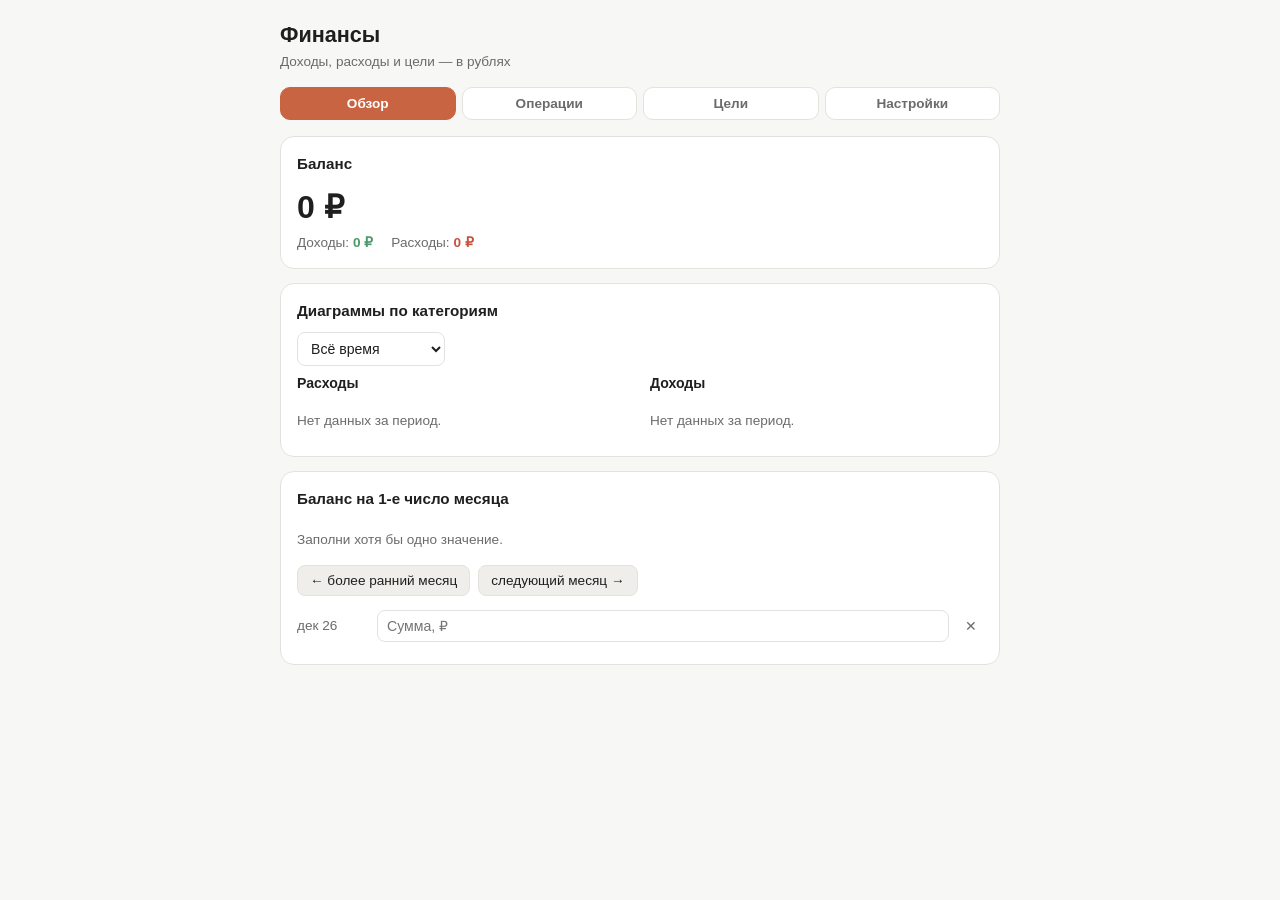
<file: index.html>
<!doctype html>
<html lang="ru">
<head>
<meta charset="UTF-8">
<meta name="viewport" content="width=device-width, initial-scale=1, viewport-fit=cover">
<title>Финансы</title>
<style>
  :root {
    --bg: #f7f7f5; --card-bg: #ffffff; --text: #1f1f1f; --text-muted: #6b6b6b;
    --border: #e3e2de; --accent: #c96442; --accent-bg: #f4e4dc; --muted-bg: #efeeea;
    --input-bg: #ffffff; --income: #4c9a6a; --expense: #c9503f;
  }
  @media (prefers-color-scheme: dark) {
    :root:not([data-theme="light"]) {
      --bg: #1a1a18; --card-bg: #242320; --text: #ece9e4; --text-muted: #9b9890;
      --border: #38362f; --accent: #d97757; --accent-bg: #3a2a22; --muted-bg: #232220;
      --input-bg: #2b2a26; --income: #6fbf8f; --expense: #e2776a;
    }
  }
  :root[data-theme="dark"] {
    --bg: #1a1a18; --card-bg: #242320; --text: #ece9e4; --text-muted: #9b9890;
    --border: #38362f; --accent: #d97757; --accent-bg: #3a2a22; --muted-bg: #232220;
    --input-bg: #2b2a26; --income: #6fbf8f; --expense: #e2776a;
  }
  * { box-sizing: border-box; }
  html, body { height: 100%; }
  body {
    margin: 0; padding: calc(20px + env(safe-area-inset-top,0px)) 14px calc(80px + env(safe-area-inset-bottom,0px));
    background: var(--bg); color: var(--text);
    font-family: -apple-system, BlinkMacSystemFont, "Segoe UI", Roboto, Helvetica, Arial, sans-serif;
    line-height: 1.4; overflow-x: hidden;
  }
  .wrap { max-width: 720px; margin: 0 auto; }
  h1 { font-size: 1.35rem; margin: 0 0 2px; }
  .sub { color: var(--text-muted); font-size: 0.85rem; margin-bottom: 16px; }
  .tabs { display: flex; gap: 6px; margin-bottom: 16px; flex-wrap: wrap; }
  .tab-btn {
    flex: 1; min-width: 80px; padding: 8px 10px; border-radius: 10px; border: 1px solid var(--border);
    background: var(--card-bg); color: var(--text-muted); font-size: 0.85rem; cursor: pointer; font-weight: 600;
  }
  .tab-btn.active { background: var(--accent); color: #fff; border-color: var(--accent); }
  .card {
    background: var(--card-bg); border: 1px solid var(--border); border-radius: 14px;
    padding: 16px; margin-bottom: 14px;
  }
  .card h2 { font-size: 0.95rem; margin: 0 0 10px; }
  .row { display: flex; gap: 8px; flex-wrap: wrap; margin-bottom: 8px; align-items: center; }
  input[type="date"], input[type="text"], input[type="number"], select {
    background: var(--input-bg); color: var(--text); border: 1px solid var(--border);
    border-radius: 8px; padding: 7px 9px; font-size: 0.88rem; font-family: inherit;
  }
  input[type="text"], input[type="number"] { flex: 1; min-width: 110px; }
  button {
    font-family: inherit; cursor: pointer; border-radius: 8px; border: 1px solid var(--border);
    background: var(--muted-bg); color: var(--text); padding: 7px 12px; font-size: 0.85rem;
  }
  .btn-primary { background: var(--accent); color: #fff; border-color: var(--accent); font-weight: 600; }
  .btn-block { width: 100%; }

  /* overview */
  .balance-big { font-size: 2rem; font-weight: 700; margin: 4px 0; }
  .balance-big.negative { color: var(--expense); }
  .balance-sub { display: flex; gap: 18px; font-size: 0.85rem; color: var(--text-muted); }
  .balance-sub .income-val { color: var(--income); font-weight: 600; }
  .balance-sub .expense-val { color: var(--expense); font-weight: 600; }
  .bar-row { margin-bottom: 10px; }
  .bar-label { display: flex; justify-content: space-between; font-size: 0.82rem; margin-bottom: 3px; }
  .bar-track { height: 8px; border-radius: 4px; background: var(--muted-bg); overflow: hidden; }
  .bar-fill { height: 100%; border-radius: 4px; }
  .empty-note { color: var(--text-muted); font-size: 0.85rem; padding: 10px 0; }

  /* transactions list */
  .day-group { margin-bottom: 12px; }
  .day-title { font-weight: 700; font-size: 0.9rem; margin-bottom: 6px; }
  .tx-item {
    display: flex; align-items: center; gap: 10px; padding: 9px 10px; border-radius: 10px;
    background: var(--card-bg); border: 1px solid var(--border); margin-bottom: 6px;
  }
  .cat-chip {
    font-size: 0.72rem; padding: 2px 8px; border-radius: 999px; color: #1f1f1f; font-weight: 600;
    white-space: nowrap; flex: 0 0 auto;
  }
  .tx-note { flex: 1; font-size: 0.9rem; color: var(--text-muted); overflow: hidden; text-overflow: ellipsis; white-space: nowrap; }
  .tx-amount { font-weight: 700; font-size: 0.9rem; white-space: nowrap; }
  .tx-amount.income { color: var(--income); }
  .tx-amount.expense { color: var(--expense); }
  .edit-btn, .del-btn { flex: 0 0 auto; background: none; border: none; color: var(--text-muted); font-size: 0.9rem; padding: 2px 6px; cursor: pointer; }
  .edit-btn:hover, .del-btn:hover { color: var(--accent); }
  .tx-item.edit-row { flex-direction: column; align-items: stretch; gap: 6px; }
  .tx-item.edit-row .row { flex-wrap: wrap; width: 100%; margin: 0; }

  /* goals */
  .goal-card { margin-bottom: 12px; }
  .goal-title { display: flex; justify-content: space-between; align-items: baseline; margin-bottom: 6px; }
  .goal-title .name { font-weight: 700; font-size: 1rem; }
  .goal-title .pct { font-size: 0.8rem; color: var(--text-muted); }
  .goal-amounts { font-size: 0.82rem; color: var(--text-muted); margin-top: 4px; }
  .goal-actions { display: flex; gap: 8px; margin-top: 10px; }
  .cat-list-row { display: flex; justify-content: space-between; align-items: center; padding: 6px 0; border-bottom: 1px solid var(--border); }
  .cat-list-row:last-child { border-bottom: none; }
  .footer-space { height: 20px; }

  .pie-cols { display: flex; gap: 20px; flex-wrap: wrap; }
  .date-range-row { align-items: flex-end; }
  .date-field { display: flex; flex-direction: column; gap: 3px; font-size: 0.78rem; color: var(--text-muted); }
  .date-field input[type="date"] { min-width: 150px; }
  .pie-col { flex: 1; min-width: 220px; }
  .pie-col-title { font-weight: 700; font-size: 0.88rem; margin-bottom: 8px; }
  .pie-col svg { display: block; margin: 0 auto 10px; }
  .legend { display: flex; flex-direction: column; gap: 4px; }
  .legend-row { display: flex; align-items: center; gap: 6px; font-size: 0.78rem; }
  .legend-swatch { width: 10px; height: 10px; border-radius: 3px; flex: 0 0 auto; }
  .legend-name { flex: 1; color: var(--text); overflow: hidden; text-overflow: ellipsis; white-space: nowrap; }
  .legend-val { color: var(--text-muted); white-space: nowrap; }
  .chart-scroll { overflow-x: auto; }
  .month-input-row { display: flex; align-items: center; gap: 10px; padding: 6px 0; border-bottom: 1px solid var(--border); }
  .month-input-row:last-child { border-bottom: none; }
  .month-input-label { flex: 0 0 70px; font-size: 0.85rem; color: var(--text-muted); }
  .month-input-row input { flex: 1; }
</style>
</head>
<body><div class="wrap" id="app"><h1>Финансы</h1><div class="sub">Доходы, расходы и цели — в рублях</div><div class="tabs"><button class="tab-btn active" data-action="set-view" data-view="overview">Обзор</button><button class="tab-btn" data-action="set-view" data-view="transactions">Операции</button><button class="tab-btn" data-action="set-view" data-view="goals">Цели</button><button class="tab-btn" data-action="set-view" data-view="settings">Настройки</button></div><div id="overviewRoot"><div class="card"><h2>Баланс</h2><div class="balance-big">0 ₽</div><div class="balance-sub"><span>Доходы: <span class="income-val">0 ₽</span></span><span>Расходы: <span class="expense-val">0 ₽</span></span></div></div><div class="card"><h2>Диаграммы по категориям</h2><div class="row"><select id="pieRangeMode"><option value="allTime" selected>Всё время</option><option value="thisMonth">Этот месяц</option><option value="lastMonth">Прошлый месяц</option><option value="thisYear">Этот год</option><option value="custom">Свой период</option></select></div><div class="pie-cols"><div class="pie-col"><div class="pie-col-title">Расходы</div><div class="empty-note">Нет данных за период.</div><div class="legend"></div></div><div class="pie-col"><div class="pie-col-title">Доходы</div><div class="empty-note">Нет данных за период.</div><div class="legend"></div></div></div></div><div class="card"><h2>Баланс на 1-е число месяца</h2><div class="chart-scroll"><div class="empty-note">Заполни хотя бы одно значение.</div></div><div class="row" style="margin-top:6px"><button data-action="add-month-before" data-month="2026-09">← более ранний месяц</button><button data-action="add-month-after" data-month="2026-09">следующий месяц →</button></div><div class="month-input-row"><span class="month-input-label">сен 26</span><input type="number" step="1" data-action="month-balance-input" data-month="2026-09" value="" placeholder="Сумма, ₽"><button class="del-btn" data-action="del-month" data-month="2026-09">✕</button></div></div></div><div class="footer-space"></div></div><script id="state-holder" type="application/json">{"incomeCategories": [{"id": "salary", "name": "Зарплата", "color": "#BFE0B8"}, {"id": "scholarship", "name": "Стипендия", "color": "#AFCBE8"}, {"id": "freelance", "name": "Подработка", "color": "#F7CFA0"}, {"id": "other_income", "name": "Другое", "color": "#D9D9D9"}], "expenseCategories": [{"id": "food", "name": "Еда", "color": "#F3B3AE"}, {"id": "transport", "name": "Транспорт", "color": "#F7CFA0"}, {"id": "housing", "name": "Жильё", "color": "#D3C4EC"}, {"id": "fun", "name": "Развлечения", "color": "#A9E1DE"}, {"id": "health", "name": "Здоровье", "color": "#F5E2A0"}, {"id": "savings", "name": "Сбережения", "color": "#C9C0F0"}, {"id": "other_expense", "name": "Прочее", "color": "#D9D9D9"}], "transactions": [], "goals": [], "monthlyBalances": {}, "pieRange": {"mode": "allTime", "start": null, "end": null}, "view": "overview"}</script><script id="main-script">
(function(){
  var INITIAL_STATE = {
    incomeCategories: [
      { id: "salary", name: "Зарплата", color: "#BFE0B8" },
      { id: "scholarship", name: "Стипендия", color: "#AFCBE8" },
      { id: "freelance", name: "Подработка", color: "#F7CFA0" },
      { id: "other_income", name: "Другое", color: "#D9D9D9" }
    ],
    expenseCategories: [
      { id: "food", name: "Еда", color: "#F3B3AE" },
      { id: "transport", name: "Транспорт", color: "#F7CFA0" },
      { id: "housing", name: "Жильё", color: "#D3C4EC" },
      { id: "fun", name: "Развлечения", color: "#A9E1DE" },
      { id: "health", name: "Здоровье", color: "#F5E2A0" },
      { id: "savings", name: "Сбережения", color: "#C9C0F0" },
      { id: "other_expense", name: "Прочее", color: "#D9D9D9" }
    ],
    transactions: [],
    goals: [],
    monthlyBalances: {},
    pieRange: { mode: "allTime", start: null, end: null },
    view: "overview"
  };

  var PALETTE = ["#AFCBE8","#F7CFA0","#F3B3AE","#BFE0B8","#D3C4EC","#A9E1DE","#D9D9D9","#F5E2A0","#C9C0F0","#B8DEDD"];

  var state = null;
  var artifactApi = null;
  var storageMode = "artifact";
  var saveTimer = null;
  var idCounter = 1000;
  var editingId = null;

  function pad(n){ return n < 10 ? "0"+n : ""+n; }
  function todayStr(){ var d = new Date(); return d.getFullYear()+"-"+pad(d.getMonth()+1)+"-"+pad(d.getDate()); }
  function parseDate(s){ var p = s.split("-"); return new Date(parseInt(p[0]),parseInt(p[1])-1,parseInt(p[2])); }
  function humanDate(s){
    var d = parseDate(s);
    var dows = ["вс","пн","вт","ср","чт","пт","сб"];
    return d.getDate()+" "+["янв","фев","мар","апр","май","июн","июл","авг","сен","окт","ноя","дек"][d.getMonth()]+" ("+dows[d.getDay()]+")";
  }
  function newId(){ idCounter++; return "x"+Date.now()+"_"+idCounter; }
  function handleConfirmClick(el, doAction){
    if (el.dataset.armed === "1") {
      clearTimeout(el._armTimer);
      doAction();
    } else {
      el.dataset.armed = "1";
      if (!el.dataset.origText) el.dataset.origText = el.textContent;
      el.textContent = "Точно?";
      el._armTimer = setTimeout(function(){
        el.dataset.armed = "0";
        el.textContent = el.dataset.origText;
      }, 2500);
    }
  }
  function escapeHtml(s){
    return String(s).replace(/&/g,"&amp;").replace(/</g,"&lt;").replace(/>/g,"&gt;").replace(/"/g,"&quot;");
  }
  function formatMoney(n){
    var neg = n < 0; n = Math.abs(n);
    var rounded = Math.round(n*100)/100;
    var parts = rounded.toFixed(2).split(".");
    var intPart = parts[0].replace(/\B(?=(\d{3})+(?!\d))/g, " ");
    var dec = parts[1] === "00" ? "" : ","+parts[1];
    return (neg?"−":"") + intPart + dec + " ₽";
  }

  function getIncomeCat(id){
    for (var i=0;i<state.incomeCategories.length;i++) if (state.incomeCategories[i].id === id) return state.incomeCategories[i];
    return { id:id, name:"?", color:"#cccccc" };
  }
  function getExpenseCat(id){
    for (var i=0;i<state.expenseCategories.length;i++) if (state.expenseCategories[i].id === id) return state.expenseCategories[i];
    return { id:id, name:"?", color:"#cccccc" };
  }
  function getCat(tx){ return tx.type === "income" ? getIncomeCat(tx.categoryId) : getExpenseCat(tx.categoryId); }

  function totals(s){
    var income = 0, expense = 0;
    s.transactions.forEach(function(t){
      if (t.type === "income") income += t.amount; else expense += t.amount;
    });
    return { income: income, expense: expense, balance: income - expense };
  }

  function expenseByCategory(s){
    var map = {};
    s.transactions.forEach(function(t){
      if (t.type !== "expense") return;
      map[t.categoryId] = (map[t.categoryId] || 0) + t.amount;
    });
    return map;
  }

  function goalSaved(s, goalId){
    var sum = 0;
    s.transactions.forEach(function(t){ if (t.goalId === goalId) sum += t.amount; });
    return sum;
  }

  // ---------- period filter for pies ----------
  var MONTHS_SHORT = ["янв","фев","мар","апр","май","июн","июл","авг","сен","окт","ноя","дек"];

  function periodBounds(range){
    var now = new Date();
    var y = now.getFullYear(), m = now.getMonth();
    function fmt(d){ return d.getFullYear()+"-"+pad(d.getMonth()+1)+"-"+pad(d.getDate()); }
    if (range.mode === "thisMonth") return { start: fmt(new Date(y,m,1)), end: fmt(new Date(y,m+1,0)) };
    if (range.mode === "lastMonth") return { start: fmt(new Date(y,m-1,1)), end: fmt(new Date(y,m,0)) };
    if (range.mode === "thisYear") return { start: fmt(new Date(y,0,1)), end: fmt(new Date(y,11,31)) };
    if (range.mode === "custom") return { start: range.start || "0000-01-01", end: range.end || "9999-12-31" };
    return { start: null, end: null };
  }
  function filterByPeriod(list, bounds){
    if (!bounds.start && !bounds.end) return list;
    return list.filter(function(t){ return t.date >= bounds.start && t.date <= bounds.end; });
  }
  function aggregateByCategory(list, type, catLookup){
    var map = {};
    list.forEach(function(t){ if (t.type === type) map[t.categoryId] = (map[t.categoryId]||0) + t.amount; });
    var ids = Object.keys(map);
    var data = ids.map(function(id){ var c = catLookup(id); return { label: c.name, value: map[id], color: c.color }; });
    data.sort(function(a,b){ return b.value - a.value; });
    return data;
  }

  // ---------- SVG pie chart ----------
  function polarPoint(cx,cy,r,angleDeg){
    var rad = (angleDeg-90) * Math.PI/180;
    return { x: cx + r*Math.cos(rad), y: cy + r*Math.sin(rad) };
  }
  function pieSVG(data, size){
    var total = data.reduce(function(s,d){ return s+d.value; }, 0);
    if (!total) return '<div class="empty-note">Нет данных за период.</div>';
    var r = size/2, cx = r, cy = r;
    var cum = 0, paths = "";
    data.forEach(function(d){
      var startA = cum/total*360;
      cum += d.value;
      var endA = cum/total*360;
      var titleText = escapeHtml(d.label)+": "+formatMoney(d.value)+" ("+Math.round(d.value/total*100)+"%)";
      if (endA - startA >= 359.99) {
        paths += '<circle cx="'+cx+'" cy="'+cy+'" r="'+r+'" fill="'+d.color+'"><title>'+titleText+'</title></circle>';
      } else {
        var p1 = polarPoint(cx,cy,r,startA), p2 = polarPoint(cx,cy,r,endA);
        var large = (endA-startA) > 180 ? 1 : 0;
        paths += '<path d="M'+cx+','+cy+' L'+p1.x.toFixed(2)+','+p1.y.toFixed(2)+' A'+r+','+r+' 0 '+large+' 1 '+p2.x.toFixed(2)+','+p2.y.toFixed(2)+' Z" fill="'+d.color+'"><title>'+titleText+'</title></path>';
      }
    });
    return '<svg viewBox="0 0 '+size+' '+size+'" width="'+size+'" height="'+size+'">'+paths+'</svg>';
  }
  function pieLegend(data){
    var total = data.reduce(function(s,d){ return s+d.value; }, 0);
    if (!total) return "";
    return data.map(function(d){
      var pct = Math.round(d.value/total*100);
      return '<div class="legend-row"><span class="legend-swatch" style="background:'+d.color+'"></span><span class="legend-name">'+escapeHtml(d.label)+'</span><span class="legend-val">'+formatMoney(d.value)+' · '+pct+'%</span></div>';
    }).join("");
  }

  // ---------- SVG line chart ----------
  function monthLabel(key){
    var p = key.split("-"); return MONTHS_SHORT[parseInt(p[1],10)-1] + " " + p[0].slice(2);
  }
  function lineChartSVG(points){
    if (points.length === 0) return '<div class="empty-note">Заполни хотя бы одно значение.</div>';
    var w = Math.max(320, points.length*70), h = 150, pad2 = 28;
    var values = points.map(function(p){ return p.value; });
    var min = Math.min.apply(null, values), max = Math.max.apply(null, values);
    if (min === max) { min -= 1; max += 1; }
    var stepX = points.length > 1 ? (w-2*pad2)/(points.length-1) : 0;
    function xFor(i){ return pad2 + i*stepX; }
    function yFor(v){ return h-pad2 - (v-min)/(max-min)*(h-2*pad2); }
    var d = points.map(function(p,i){ return (i===0?"M":"L") + xFor(i).toFixed(1) + "," + yFor(p.value).toFixed(1); }).join(" ");
    var circles = points.map(function(p,i){
      return '<circle cx="'+xFor(i).toFixed(1)+'" cy="'+yFor(p.value).toFixed(1)+'" r="3.5" fill="#c96442"><title>'+monthLabel(p.month)+": "+formatMoney(p.value)+'</title></circle>';
    }).join("");
    var labels = points.map(function(p,i){
      return '<text x="'+xFor(i).toFixed(1)+'" y="'+(h-6)+'" font-size="9" text-anchor="middle" fill="#888888">'+monthLabel(p.month)+'</text>';
    }).join("");
    return '<svg viewBox="0 0 '+w+' '+h+'" style="width:100%;height:'+h+'px" preserveAspectRatio="none">' +
      '<path d="'+d+'" fill="none" stroke="#c96442" stroke-width="2"/>' + circles + labels + '</svg>';
  }
  function sortedMonthKeys(map){
    return Object.keys(map).sort();
  }
  function nextMonthKey(key){
    var p = key.split("-"); var y = parseInt(p[0],10), m = parseInt(p[1],10);
    m++; if (m>12){ m=1; y++; } return y+"-"+pad(m);
  }
  function prevMonthKey(key){
    var p = key.split("-"); var y = parseInt(p[0],10), m = parseInt(p[1],10);
    m--; if (m<1){ m=12; y--; } return y+"-"+pad(m);
  }

  function loadLocal(){
    try { var raw = localStorage.getItem("finance-tracker-state"); return raw ? JSON.parse(raw) : null; }
    catch(e){ return null; }
  }
  function saveLocal(){
    try { localStorage.setItem("finance-tracker-state", JSON.stringify(state)); } catch(e){}
  }
  function scheduleSave(){
    clearTimeout(saveTimer);
    saveTimer = setTimeout(doSave, 700);
  }
  function doSave(){
    if (storageMode === "artifact" && artifactApi) {
      artifactApi.publish(renderDocument(state)).catch(function(err){
        if (err && err.code !== "conflict") { storageMode = "local"; saveLocal(); }
      });
    } else {
      saveLocal();
    }
  }

  // ---------- rendering ----------
  function renderApp(){
    var el = document.getElementById("app");
    if (!el) return;
    el.innerHTML = renderBody(state);
    attachHandlers();
  }

  function renderBody(s){
    var t = totals(s);
    var html = "";
    html += '<h1>Финансы</h1>';
    html += '<div class="sub">Доходы, расходы и цели — в рублях</div>';
    html += '<div class="tabs">';
    ["overview","transactions","goals","settings"].forEach(function(v){
      var labels = { overview:"Обзор", transactions:"Операции", goals:"Цели", settings:"Настройки" };
      html += '<button class="tab-btn'+(s.view===v?" active":"")+'" data-action="set-view" data-view="'+v+'">'+labels[v]+'</button>';
    });
    html += '</div>';

    if (s.view === "overview") html += '<div id="overviewRoot">' + renderOverview(s, t) + '</div>';
    else if (s.view === "transactions") html += renderTransactions(s);
    else if (s.view === "goals") html += renderGoals(s);
    else if (s.view === "settings") html += renderSettings(s);

    html += '<div class="footer-space"></div>';
    return html;
  }

  function refreshOverview(){
    var el = document.getElementById("overviewRoot");
    if (el) { el.innerHTML = renderOverview(state, totals(state)); }
    else { renderApp(); }
  }

  function renderOverview(s, t){
    var html = '<div class="card">';
    html += '<h2>Баланс</h2>';
    html += '<div class="balance-big'+(t.balance<0?" negative":"")+'">'+formatMoney(t.balance)+'</div>';
    html += '<div class="balance-sub"><span>Доходы: <span class="income-val">'+formatMoney(t.income)+'</span></span><span>Расходы: <span class="expense-val">'+formatMoney(t.expense)+'</span></span></div>';
    html += '</div>';

    html += renderPieSection(s);
    html += renderMonthlyBalanceSection(s);

    if (s.goals.length > 0) {
      html += '<div class="card">';
      html += '<h2>Цели</h2>';
      s.goals.forEach(function(g){
        var saved = goalSaved(s, g.id);
        var pct = g.target ? Math.min(100, Math.round(saved/g.target*100)) : 0;
        html += '<div class="bar-row">';
        html += '<div class="bar-label"><span>'+escapeHtml(g.name)+'</span><span>'+pct+'%</span></div>';
        html += '<div class="bar-track"><div class="bar-fill" style="width:'+pct+'%;background:var(--accent)"></div></div>';
        html += '</div>';
      });
      html += '</div>';
    }
    return html;
  }

  function renderPieSection(s){
    var bounds = periodBounds(s.pieRange);
    var filtered = filterByPeriod(s.transactions, bounds);
    var expenseData = aggregateByCategory(filtered, "expense", getExpenseCat);
    var incomeData = aggregateByCategory(filtered, "income", getIncomeCat);

    var html = '<div class="card">';
    html += '<h2>Диаграммы по категориям</h2>';
    html += '<div class="row">';
    html += '<select id="pieRangeMode">';
    [["allTime","Всё время"],["thisMonth","Этот месяц"],["lastMonth","Прошлый месяц"],["thisYear","Этот год"],["custom","Свой период"]].forEach(function(o){
      html += '<option value="'+o[0]+'"'+(s.pieRange.mode===o[0]?" selected":"")+'>'+o[1]+'</option>';
    });
    html += '</select>';
    html += '</div>';
    if (s.pieRange.mode === "custom") {
      html += '<div class="row date-range-row">';
      html += '<label class="date-field"><span>С</span><input type="date" id="pieRangeStart" value="'+(s.pieRange.start||"")+'"></label>';
      html += '<label class="date-field"><span>По</span><input type="date" id="pieRangeEnd" value="'+(s.pieRange.end||"")+'"></label>';
      html += '</div>';
    }

    html += '<div class="pie-cols">';
    html += '<div class="pie-col"><div class="pie-col-title">Расходы</div>' + pieSVG(expenseData, 160) + '<div class="legend">' + pieLegend(expenseData) + '</div></div>';
    html += '<div class="pie-col"><div class="pie-col-title">Доходы</div>' + pieSVG(incomeData, 160) + '<div class="legend">' + pieLegend(incomeData) + '</div></div>';
    html += '</div>';
    html += '</div>';
    return html;
  }

  function renderMonthlyBalanceSection(s){
    var keys = sortedMonthKeys(s.monthlyBalances);
    if (keys.length === 0) {
      s.monthlyBalances[todayStr().slice(0,7)] = s.monthlyBalances[todayStr().slice(0,7)] || null;
      keys = sortedMonthKeys(s.monthlyBalances);
    }
    var points = keys.filter(function(k){ return typeof s.monthlyBalances[k] === "number"; })
      .map(function(k){ return { month: k, value: s.monthlyBalances[k] }; });

    var html = '<div class="card">';
    html += '<h2>Баланс на 1-е число месяца</h2>';
    html += '<div class="chart-scroll">' + lineChartSVG(points) + '</div>';
    html += '<div class="row" style="margin-top:6px">';
    html += '<button data-action="add-month-before" data-month="'+keys[0]+'">← более ранний месяц</button>';
    html += '<button data-action="add-month-after" data-month="'+keys[keys.length-1]+'">следующий месяц →</button>';
    html += '</div>';
    keys.forEach(function(k){
      var val = s.monthlyBalances[k];
      html += '<div class="month-input-row"><span class="month-input-label">'+monthLabel(k)+'</span><input type="number" step="1" data-action="month-balance-input" data-month="'+k+'" value="'+(val===null||val===undefined?"":val)+'" placeholder="Сумма, ₽"><button class="del-btn" data-action="del-month" data-month="'+k+'">✕</button></div>';
    });
    html += '</div>';
    return html;
  }

  function catOptions(list, selectedId){
    return list.map(function(c){
      return '<option value="'+c.id+'"'+(c.id===selectedId?' selected':'')+'>'+escapeHtml(c.name)+'</option>';
    }).join("") + '<option value="__new__">+ новая категория</option>';
  }

  function renderTransactions(s){
    var html = '<div class="card">';
    html += '<h2>Добавить операцию</h2>';
    html += '<div class="row">';
    html += '<select id="newType"><option value="expense">Расход</option><option value="income">Доход</option></select>';
    html += '<select id="newCat">'+catOptions(s.expenseCategories, null)+'</select>';
    html += '</div>';
    html += '<div class="row" id="newCatInlineRow" style="display:none">';
    html += '<input type="text" id="newCatInline" placeholder="Название новой категории">';
    html += '</div>';
    html += '<div class="row">';
    html += '<input type="date" id="newDate" value="'+todayStr()+'">';
    html += '<input type="number" id="newAmount" placeholder="Сумма, ₽" min="0" step="1">';
    html += '</div>';
    html += '<div class="row">';
    html += '<input type="text" id="newNote" placeholder="Заметка (необязательно)">';
    html += '<button class="btn-primary" data-action="add-tx">Добавить</button>';
    html += '</div>';
    html += '</div>';

    if (s.transactions.length === 0) {
      html += '<div class="empty-note">Пока нет операций.</div>';
      return html;
    }
    var byDate = {};
    s.transactions.forEach(function(t){
      if (!byDate[t.date]) byDate[t.date] = [];
      byDate[t.date].push(t);
    });
    var dates = Object.keys(byDate).sort().reverse();
    dates.forEach(function(date){
      html += '<div class="day-group">';
      html += '<div class="day-title">' + humanDate(date) + '</div>';
      byDate[date].slice().reverse().forEach(function(t){
        html += renderTxRow(t, s);
      });
      html += '</div>';
    });
    return html;
  }

  function renderTxRow(t, s){
    if (t.id === editingId) return renderTxEditRow(t, s);
    var cat = getCat(t);
    var html = '<div class="tx-item">';
    html += '<span class="cat-chip" style="background:'+cat.color+'">'+escapeHtml(cat.name)+'</span>';
    html += '<span class="tx-note">'+(t.note ? escapeHtml(t.note) : "")+'</span>';
    html += '<span class="tx-amount '+t.type+'">'+(t.type==="income"?"+":"−")+formatMoney(t.amount).replace("−","")+'</span>';
    html += '<button class="edit-btn" data-action="edit-tx" data-id="'+t.id+'" title="Редактировать">✎</button>';
    html += '<button class="del-btn" data-action="del-tx" data-id="'+t.id+'">✕</button>';
    html += '</div>';
    return html;
  }

  function renderTxEditRow(t, s){
    var list = t.type === "income" ? s.incomeCategories : s.expenseCategories;
    var html = '<div class="tx-item edit-row">';
    html += '<div class="row">';
    html += '<select id="editType_'+t.id+'"><option value="expense"'+(t.type==="expense"?" selected":"")+'>Расход</option><option value="income"'+(t.type==="income"?" selected":"")+'>Доход</option></select>';
    html += '<select id="editCat_'+t.id+'">'+catOptions(list, t.categoryId)+'</select>';
    html += '</div>';
    html += '<div class="row">';
    html += '<input type="date" id="editDate_'+t.id+'" value="'+t.date+'">';
    html += '<input type="number" id="editAmount_'+t.id+'" value="'+t.amount+'" min="0" step="1">';
    html += '</div>';
    html += '<div class="row">';
    html += '<input type="text" id="editNote_'+t.id+'" value="'+(t.note?escapeHtml(t.note):"")+'" placeholder="Заметка">';
    html += '</div>';
    html += '<div class="row">';
    html += '<button class="btn-primary" data-action="save-tx-edit" data-id="'+t.id+'">Сохранить</button>';
    html += '<button data-action="cancel-tx-edit" data-id="'+t.id+'">Отмена</button>';
    html += '</div>';
    html += '</div>';
    return html;
  }

  function readTxEditForm(id, fallbackCategoryId){
    var typeEl = document.getElementById("editType_"+id);
    var catEl = document.getElementById("editCat_"+id);
    var dateEl = document.getElementById("editDate_"+id);
    var amountEl = document.getElementById("editAmount_"+id);
    var noteEl = document.getElementById("editNote_"+id);
    var amount = parseFloat(amountEl.value);
    if (!amount || amount <= 0) return null;
    var categoryId = catEl.value === "__new__" ? fallbackCategoryId : catEl.value;
    return { type: typeEl.value, categoryId: categoryId, date: dateEl.value, amount: amount, note: noteEl.value.trim() };
  }

  function renderGoals(s){
    var html = '<div class="card">';
    html += '<h2>Новая цель</h2>';
    html += '<div class="row">';
    html += '<input type="text" id="newGoalName" placeholder="Название цели">';
    html += '<input type="number" id="newGoalTarget" placeholder="Сумма, ₽" min="1" step="1">';
    html += '</div>';
    html += '<button class="btn-primary" data-action="add-goal">Создать цель</button>';
    html += '</div>';

    if (s.goals.length === 0) {
      html += '<div class="empty-note">Пока нет целей.</div>';
      return html;
    }
    s.goals.forEach(function(g){
      var saved = goalSaved(s, g.id);
      var pct = g.target ? Math.min(100, Math.round(saved/g.target*100)) : 0;
      html += '<div class="card goal-card">';
      html += '<div class="goal-title"><span class="name">'+escapeHtml(g.name)+'</span><span class="pct">'+pct+'%</span></div>';
      html += '<div class="bar-track"><div class="bar-fill" style="width:'+pct+'%;background:var(--accent)"></div></div>';
      html += '<div class="goal-amounts">'+formatMoney(saved)+' из '+formatMoney(g.target)+'</div>';
      html += '<div class="goal-actions">';
      html += '<input type="number" id="contrib_'+g.id+'" placeholder="Сумма пополнения" min="1" step="1" style="flex:1">';
      html += '<button class="btn-primary" data-action="contribute" data-id="'+g.id+'">Пополнить</button>';
      html += '<button class="del-btn" data-action="del-goal" data-id="'+g.id+'">✕</button>';
      html += '</div>';
      html += '</div>';
    });
    return html;
  }

  function renderSettings(s){
    var html = '<div class="card">';
    html += '<h2>Категории доходов</h2>';
    s.incomeCategories.forEach(function(c){
      html += '<div class="cat-list-row"><span class="cat-chip" style="background:'+c.color+'">'+escapeHtml(c.name)+'</span><button class="del-btn" data-action="del-income-cat" data-id="'+c.id+'">удалить</button></div>';
    });
    html += '<div class="row" style="margin-top:8px"><input type="text" id="newIncomeCatName" placeholder="Название категории"><button data-action="add-income-cat">Добавить</button></div>';
    html += '</div>';

    html += '<div class="card">';
    html += '<h2>Категории расходов</h2>';
    s.expenseCategories.forEach(function(c){
      html += '<div class="cat-list-row"><span class="cat-chip" style="background:'+c.color+'">'+escapeHtml(c.name)+'</span><button class="del-btn" data-action="del-expense-cat" data-id="'+c.id+'">удалить</button></div>';
    });
    html += '<div class="row" style="margin-top:8px"><input type="text" id="newExpenseCatName" placeholder="Название категории"><button data-action="add-expense-cat">Добавить</button></div>';
    html += '</div>';

    html += '<div class="card">';
    html += '<h2>Сброс</h2>';
    html += '<button data-action="reset-all">Удалить все операции и цели</button>';
    html += '</div>';
    return html;
  }

  // ---------- full document ----------
  function renderDocument(s){
    var headHtml = document.head.outerHTML;
    var bodyInner = '<div class="wrap" id="app">' + renderBody(s) + '</div>' +
      '<script id="state-holder" type="application/json">' + JSON.stringify(s).replace(/</g,"\\u003c") + '<\/script>' +
      document.getElementById("main-script").outerHTML +
      document.getElementById("app-script").outerHTML;
    return '<!doctype html>\n<html lang="ru">\n' + headHtml + '\n<body>' + bodyInner + '</body>\n</html>';
  }

  // ---------- events ----------
  function attachHandlers(){
    var app = document.getElementById("app");
    app.onclick = function(e){
      var el = e.target.closest("[data-action]");
      if (!el) return;
      var action = el.getAttribute("data-action");

      if (action === "set-view") {
        state.view = el.getAttribute("data-view");
        renderApp();

      } else if (action === "add-tx") {
        var typeEl = document.getElementById("newType");
        var catEl = document.getElementById("newCat");
        var dateEl = document.getElementById("newDate");
        var amountEl = document.getElementById("newAmount");
        var noteEl = document.getElementById("newNote");
        var amount = parseFloat(amountEl.value);
        if (!amount || amount <= 0) return;
        var catId = catEl.value;
        if (catId === "__new__") {
          var inlineEl = document.getElementById("newCatInline");
          var name = inlineEl ? inlineEl.value.trim() : "";
          if (!name) return;
          catId = "cat_" + Date.now();
          var list = typeEl.value === "income" ? state.incomeCategories : state.expenseCategories;
          list.push({ id: catId, name: name, color: PALETTE[list.length % PALETTE.length] });
        }
        state.transactions.push({
          id: newId(), type: typeEl.value, categoryId: catId, date: dateEl.value,
          amount: amount, note: noteEl.value.trim()
        });
        renderApp();
        scheduleSave();

      } else if (action === "edit-tx") {
        editingId = el.getAttribute("data-id");
        renderApp();
      } else if (action === "cancel-tx-edit") {
        editingId = null;
        renderApp();
      } else if (action === "save-tx-edit") {
        var eid = el.getAttribute("data-id");
        var origTx = state.transactions.filter(function(t){ return t.id === eid; })[0];
        var vals = readTxEditForm(eid, origTx ? origTx.categoryId : null);
        if (!vals) return;
        state.transactions.forEach(function(t){ if (t.id === eid) {
          t.type = vals.type; t.categoryId = vals.categoryId; t.date = vals.date;
          t.amount = vals.amount; t.note = vals.note;
        }});
        editingId = null;
        renderApp();
        scheduleSave();
      } else if (action === "del-tx") {
        var did = el.getAttribute("data-id");
        handleConfirmClick(el, function(){
          state.transactions = state.transactions.filter(function(t){ return t.id !== did; });
          renderApp();
          scheduleSave();
        });

      } else if (action === "add-goal") {
        var nameEl = document.getElementById("newGoalName");
        var targetEl = document.getElementById("newGoalTarget");
        var target = parseFloat(targetEl.value);
        if (!nameEl.value.trim() || !target || target <= 0) return;
        state.goals.push({ id: newId(), name: nameEl.value.trim(), target: target });
        renderApp();
        scheduleSave();
      } else if (action === "del-goal") {
        var gid = el.getAttribute("data-id");
        handleConfirmClick(el, function(){
          state.goals = state.goals.filter(function(g){ return g.id !== gid; });
          renderApp();
          scheduleSave();
        });
      } else if (action === "contribute") {
        var goalId = el.getAttribute("data-id");
        var inp = document.getElementById("contrib_"+goalId);
        var amt = parseFloat(inp.value);
        if (!amt || amt <= 0) return;
        var goal = state.goals.filter(function(g){ return g.id === goalId; })[0];
        state.transactions.push({
          id: newId(), type: "expense", categoryId: "savings", date: todayStr(),
          amount: amt, note: "Пополнение цели: " + (goal ? goal.name : ""), goalId: goalId
        });
        renderApp();
        scheduleSave();

      } else if (action === "add-income-cat") {
        var n1 = document.getElementById("newIncomeCatName");
        if (!n1.value.trim()) return;
        state.incomeCategories.push({ id: "cat_"+Date.now(), name: n1.value.trim(), color: PALETTE[state.incomeCategories.length % PALETTE.length] });
        renderApp();
        scheduleSave();
      } else if (action === "del-income-cat") {
        var cid1 = el.getAttribute("data-id");
        handleConfirmClick(el, function(){
          state.incomeCategories = state.incomeCategories.filter(function(c){ return c.id !== cid1; });
          renderApp();
          scheduleSave();
        });
      } else if (action === "add-expense-cat") {
        var n2 = document.getElementById("newExpenseCatName");
        if (!n2.value.trim()) return;
        state.expenseCategories.push({ id: "cat_"+Date.now(), name: n2.value.trim(), color: PALETTE[state.expenseCategories.length % PALETTE.length] });
        renderApp();
        scheduleSave();
      } else if (action === "del-expense-cat") {
        var cid2 = el.getAttribute("data-id");
        handleConfirmClick(el, function(){
          state.expenseCategories = state.expenseCategories.filter(function(c){ return c.id !== cid2; });
          renderApp();
          scheduleSave();
        });
      } else if (action === "reset-all") {
        handleConfirmClick(el, function(){
          state.transactions = [];
          state.goals = [];
          renderApp();
          scheduleSave();
        });
      } else if (action === "add-month-before") {
        var mb = el.getAttribute("data-month");
        var newKeyB = prevMonthKey(mb);
        if (!(newKeyB in state.monthlyBalances)) state.monthlyBalances[newKeyB] = null;
        refreshOverview();
        scheduleSave();
      } else if (action === "add-month-after") {
        var ma = el.getAttribute("data-month");
        var newKeyA = nextMonthKey(ma);
        if (!(newKeyA in state.monthlyBalances)) state.monthlyBalances[newKeyA] = null;
        refreshOverview();
        scheduleSave();
      } else if (action === "del-month") {
        var mkey = el.getAttribute("data-month");
        handleConfirmClick(el, function(){
          delete state.monthlyBalances[mkey];
          refreshOverview();
          scheduleSave();
        });
      }
    };

    app.onchange = function(e){
      var el = e.target;
      if (el.getAttribute && el.getAttribute("data-action") === "month-balance-input") {
        var month = el.getAttribute("data-month");
        var val = el.value === "" ? null : parseFloat(el.value);
        state.monthlyBalances[month] = (val===null || isNaN(val)) ? null : val;
        scheduleSave();
        refreshOverview();
      } else if (el.id === "pieRangeMode") {
        state.pieRange.mode = el.value;
        if (el.value === "custom" && !state.pieRange.start && !state.pieRange.end) {
          var now = new Date();
          function fmt2(d){ return d.getFullYear()+"-"+pad(d.getMonth()+1)+"-"+pad(d.getDate()); }
          state.pieRange.start = fmt2(new Date(now.getFullYear(), now.getMonth(), 1));
          state.pieRange.end = fmt2(now);
        }
        scheduleSave();
        refreshOverview();
      } else if (el.id === "pieRangeStart") {
        state.pieRange.start = el.value;
        scheduleSave();
        refreshOverview();
      } else if (el.id === "pieRangeEnd") {
        state.pieRange.end = el.value;
        scheduleSave();
        refreshOverview();
      } else if (el.id && el.id.indexOf("editType_") === 0) {
        var eid2 = el.id.slice("editType_".length);
        var catSel2 = document.getElementById("editCat_"+eid2);
        if (catSel2) {
          var list2 = el.value === "income" ? state.incomeCategories : state.expenseCategories;
          catSel2.innerHTML = catOptions(list2, null);
        }
      }
    };

    // dynamic type->category sync in add-transaction form
    var typeSel = document.getElementById("newType");
    var catSelEl = document.getElementById("newCat");
    var inlineRow = document.getElementById("newCatInlineRow");
    if (typeSel) {
      typeSel.addEventListener("change", function(){
        var catSel = document.getElementById("newCat");
        var list = typeSel.value === "income" ? state.incomeCategories : state.expenseCategories;
        catSel.innerHTML = catOptions(list, null);
        if (inlineRow) inlineRow.style.display = "none";
      });
    }
    if (catSelEl) {
      catSelEl.addEventListener("change", function(){
        if (inlineRow) inlineRow.style.display = catSelEl.value === "__new__" ? "flex" : "none";
      });
    }
  }

  // ---------- init ----------
  function init(){
    var hasArtifactRuntime = !!(window.claude && window.claude.use);
    var embedded = null;
    var holder = document.getElementById("state-holder");
    if (holder && holder.textContent.trim()) {
      try { embedded = JSON.parse(holder.textContent); } catch(e) { embedded = null; }
    }
    var local = loadLocal();
    // Внутри Claude Artifacts опубликованный JSON — источник правды (его перезаписывает publish()).
    // При обычном открытии файла в браузере источник правды — localStorage, иначе правки
    // терялись бы при каждой перезагрузке, откатываясь к состоянию, зашитому в файл.
    if (hasArtifactRuntime) {
      state = embedded || local || INITIAL_STATE;
    } else {
      state = local || embedded || INITIAL_STATE;
    }
    if (!state.view) state.view = "overview";
    renderApp();

    if (hasArtifactRuntime) {
      window.claude.use("artifact").then(function(api){
        if (api) { artifactApi = api; storageMode = "artifact"; }
        else { storageMode = "local"; }
      }).catch(function(){ storageMode = "local"; });
    } else {
      storageMode = "local";
    }
  }

  window.__financeInit = init;
})();
</script><script id="app-script">
  window.__financeInit && window.__financeInit();
</script></body>
</html>
</file>
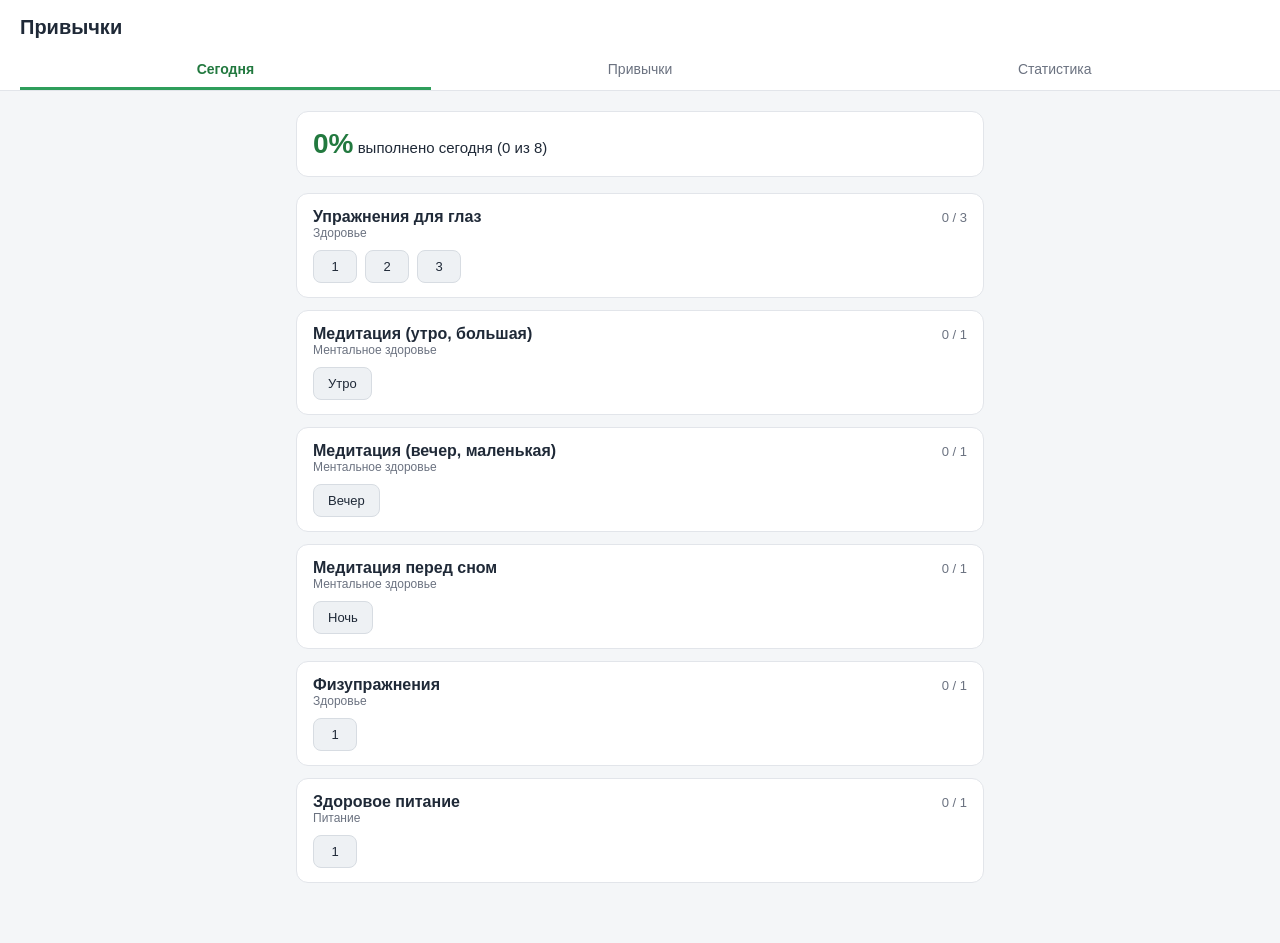
<file: привычки/index.html>
<!DOCTYPE html>
<html lang="ru">
<head>
<meta charset="UTF-8">
<meta name="viewport" content="width=device-width, initial-scale=1.0">
<title>Привычки — трекер</title>
<link rel="stylesheet" href="style.css">
</head>
<body>
<header class="topbar">
  <h1>Привычки</h1>
  <nav class="tabs">
    <button class="tab-btn active" data-view="today">Сегодня</button>
    <button class="tab-btn" data-view="habits">Привычки</button>
    <button class="tab-btn" data-view="stats">Статистика</button>
  </nav>
</header>

<main id="app">

  <div id="storage-warning" class="storage-warning" hidden>
    Браузер блокирует сохранение данных для этой страницы (часто бывает в Safari,
    если файл открыт двойным кликом, или в приватном режиме). Отметки и новые
    привычки будут работать в течение сеанса, но пропадут при перезагрузке
    страницы. Откройте файл через обычный сервер (не <code>file://</code>) или
    сохраняйте прогресс через «Экспорт в файл» на вкладке «Привычки».
  </div>

  <section id="view-today" class="view active">
    <div class="today-summary" id="today-summary"></div>
    <div id="today-list" class="habit-list"></div>
    <p id="today-empty" class="empty-hint" hidden>На сегодня нет запланированных привычек. Добавьте их во вкладке «Привычки».</p>
  </section>

  <section id="view-habits" class="view">
    <div class="section-head">
      <h2>Мои привычки</h2>
      <button id="btn-add-habit" class="btn-primary">+ Новая привычка</button>
    </div>
    <div id="habits-list" class="habits-manage-list"></div>

    <div class="section-head backup-head">
      <h2>Резервная копия</h2>
    </div>
    <div class="backup-controls">
      <button id="btn-export" class="btn-secondary">Экспорт в файл</button>
      <label class="btn-secondary file-label">
        Импорт из файла
        <input type="file" id="input-import" accept="application/json" hidden>
      </label>
    </div>
  </section>

  <section id="view-stats" class="view">
    <div class="section-head">
      <h2>Статистика</h2>
      <div class="month-picker">
        <button id="stats-prev" class="btn-icon">‹</button>
        <span id="stats-month-label"></span>
        <button id="stats-next" class="btn-icon">›</button>
      </div>
    </div>
    <div id="stats-total" class="stats-total"></div>
    <div id="stats-days" class="stats-days"></div>
    <table class="stats-table">
      <thead>
        <tr><th>Привычка</th><th>Выполнено</th><th>Ожидалось</th><th>%</th></tr>
      </thead>
      <tbody id="stats-table-body"></tbody>
    </table>
  </section>

</main>

<div id="modal-backdrop" class="modal-backdrop" hidden>
  <div id="modal" class="modal"></div>
</div>

<script src="app.js"></script>
</body>
</html>
</file>
<file: привычки/style.css>
:root {
  --bg: #f4f6f8;
  --card: #ffffff;
  --text: #1f2937;
  --text-muted: #6b7280;
  --accent: #2f9e5b;
  --accent-dark: #22793f;
  --border: #e2e5ea;
  --danger: #d64545;
  --slot-off: #eef1f4;
  --slot-off-border: #d7dce2;
  --radius: 12px;
}

* { box-sizing: border-box; }

body {
  margin: 0;
  font-family: -apple-system, BlinkMacSystemFont, "Segoe UI", Roboto, Helvetica, Arial, sans-serif;
  background: var(--bg);
  color: var(--text);
}

.topbar {
  background: var(--card);
  border-bottom: 1px solid var(--border);
  padding: 16px 20px 0 20px;
  position: sticky;
  top: 0;
  z-index: 5;
}

.topbar h1 {
  margin: 0 0 12px 0;
  font-size: 20px;
}

.tabs {
  display: flex;
  gap: 4px;
}

.tab-btn {
  flex: 1;
  border: none;
  background: none;
  padding: 10px 8px;
  font-size: 14px;
  color: var(--text-muted);
  cursor: pointer;
  border-bottom: 3px solid transparent;
}

.tab-btn.active {
  color: var(--accent-dark);
  border-bottom-color: var(--accent);
  font-weight: 600;
}

#app {
  max-width: 720px;
  margin: 0 auto;
  padding: 20px 16px 60px 16px;
}

.view { display: none; }
.view.active { display: block; }

.storage-warning {
  background: #fff6e5;
  border: 1px solid #e8c97a;
  color: #7a5a00;
  border-radius: var(--radius);
  padding: 12px 14px;
  margin-bottom: 16px;
  font-size: 13px;
  line-height: 1.5;
}

.storage-warning code {
  background: rgba(0,0,0,0.06);
  padding: 1px 5px;
  border-radius: 4px;
}

.today-summary {
  background: var(--card);
  border-radius: var(--radius);
  padding: 16px;
  margin-bottom: 16px;
  border: 1px solid var(--border);
  font-size: 15px;
}

.today-summary .big-pct {
  font-size: 28px;
  font-weight: 700;
  color: var(--accent-dark);
}

.habit-list, .habits-manage-list {
  display: flex;
  flex-direction: column;
  gap: 12px;
}

.habit-card {
  background: var(--card);
  border: 1px solid var(--border);
  border-radius: var(--radius);
  padding: 14px 16px;
}

.habit-card-top {
  display: flex;
  justify-content: space-between;
  align-items: baseline;
  margin-bottom: 10px;
}

.habit-card-top .name {
  font-weight: 600;
  font-size: 16px;
}

.habit-card-top .category {
  font-size: 12px;
  color: var(--text-muted);
}

.habit-card-top .progress {
  font-size: 13px;
  color: var(--text-muted);
}

.slots {
  display: flex;
  flex-wrap: wrap;
  gap: 8px;
}

.slot-btn {
  border: 1px solid var(--slot-off-border);
  background: var(--slot-off);
  color: var(--text);
  border-radius: 8px;
  padding: 8px 14px;
  font-size: 13px;
  cursor: pointer;
  min-width: 44px;
  text-align: center;
}

.slot-btn.done {
  background: var(--accent);
  border-color: var(--accent-dark);
  color: #fff;
  font-weight: 600;
}

.empty-hint {
  color: var(--text-muted);
  font-size: 14px;
  text-align: center;
  margin-top: 30px;
}

.section-head {
  display: flex;
  justify-content: space-between;
  align-items: center;
  margin: 20px 0 10px 0;
}

.section-head h2 {
  font-size: 16px;
  margin: 0;
}

.backup-head { margin-top: 32px; }

.btn-primary {
  background: var(--accent);
  color: #fff;
  border: none;
  border-radius: 8px;
  padding: 9px 14px;
  font-size: 14px;
  cursor: pointer;
}

.btn-primary:hover { background: var(--accent-dark); }

.btn-secondary {
  background: var(--card);
  color: var(--text);
  border: 1px solid var(--border);
  border-radius: 8px;
  padding: 9px 14px;
  font-size: 14px;
  cursor: pointer;
  display: inline-block;
}

.btn-danger {
  background: #fff;
  color: var(--danger);
  border: 1px solid var(--danger);
  border-radius: 8px;
  padding: 6px 10px;
  font-size: 13px;
  cursor: pointer;
}

.btn-icon {
  background: none;
  border: 1px solid var(--border);
  border-radius: 6px;
  width: 30px;
  height: 30px;
  cursor: pointer;
  font-size: 16px;
}

.file-label { cursor: pointer; }

.backup-controls {
  display: flex;
  gap: 10px;
  flex-wrap: wrap;
}

.habit-manage-card {
  background: var(--card);
  border: 1px solid var(--border);
  border-radius: var(--radius);
  padding: 14px 16px;
}

.habit-manage-card .name-row {
  display: flex;
  justify-content: space-between;
  align-items: center;
}

.habit-manage-card .name {
  font-weight: 600;
  font-size: 15px;
}

.habit-manage-card .name.archived {
  color: var(--text-muted);
  text-decoration: line-through;
}

.habit-manage-card .meta {
  color: var(--text-muted);
  font-size: 13px;
  margin-top: 4px;
}

.habit-manage-card .periods {
  margin-top: 8px;
  font-size: 13px;
  color: var(--text);
}

.habit-manage-card .actions {
  margin-top: 10px;
  display: flex;
  gap: 8px;
  flex-wrap: wrap;
}

.actions button {
  border: 1px solid var(--border);
  background: var(--card);
  border-radius: 7px;
  padding: 6px 10px;
  font-size: 13px;
  cursor: pointer;
}

.month-picker {
  display: flex;
  align-items: center;
  gap: 10px;
  font-size: 14px;
}

.stats-total {
  background: var(--card);
  border: 1px solid var(--border);
  border-radius: var(--radius);
  padding: 16px;
  margin-bottom: 16px;
  font-size: 15px;
}

.stats-total .big-pct {
  font-size: 30px;
  font-weight: 700;
  color: var(--accent-dark);
}

.stats-days {
  display: grid;
  grid-template-columns: repeat(7, 1fr);
  gap: 4px;
  margin-bottom: 20px;
}

.stats-day-cell {
  aspect-ratio: 1;
  border-radius: 6px;
  display: flex;
  align-items: center;
  justify-content: center;
  font-size: 11px;
  color: #fff;
  background: var(--slot-off);
  color: var(--text-muted);
}

.stats-table {
  width: 100%;
  border-collapse: collapse;
  background: var(--card);
  border: 1px solid var(--border);
  border-radius: var(--radius);
  overflow: hidden;
  font-size: 13px;
}

.stats-table th, .stats-table td {
  padding: 10px 12px;
  text-align: left;
  border-bottom: 1px solid var(--border);
}

.stats-table tr:last-child td { border-bottom: none; }

.stats-table tr.total-row {
  font-weight: 700;
  background: #f8faf9;
}

.modal-backdrop {
  position: fixed;
  inset: 0;
  background: rgba(0,0,0,0.4);
  display: flex;
  align-items: flex-end;
  justify-content: center;
  z-index: 20;
}

.modal-backdrop[hidden] {
  display: none;
}

@media (min-width: 640px) {
  .modal-backdrop { align-items: center; }
}

.modal {
  background: var(--card);
  width: 100%;
  max-width: 480px;
  max-height: 90vh;
  overflow-y: auto;
  border-radius: 16px 16px 0 0;
  padding: 20px;
}

@media (min-width: 640px) {
  .modal { border-radius: 16px; }
}

.modal h3 {
  margin-top: 0;
}

.field {
  margin-bottom: 14px;
}

.field label {
  display: block;
  font-size: 13px;
  color: var(--text-muted);
  margin-bottom: 4px;
}

.field input[type="text"],
.field input[type="number"],
.field input[type="date"],
.field textarea,
.field select {
  width: 100%;
  padding: 9px 10px;
  border: 1px solid var(--border);
  border-radius: 8px;
  font-size: 14px;
  font-family: inherit;
}

.field .hint {
  font-size: 12px;
  color: var(--text-muted);
  margin-top: 4px;
}

.dow-picker {
  display: flex;
  gap: 6px;
  flex-wrap: wrap;
}

.dow-picker label {
  display: flex;
  align-items: center;
  gap: 4px;
  border: 1px solid var(--border);
  border-radius: 6px;
  padding: 6px 8px;
  font-size: 12px;
  cursor: pointer;
  margin: 0;
}

.modal-actions {
  display: flex;
  justify-content: flex-end;
  gap: 10px;
  margin-top: 18px;
}

.period-row {
  border: 1px solid var(--border);
  border-radius: 8px;
  padding: 10px;
  margin-bottom: 8px;
  font-size: 13px;
}

.period-row .period-row-top {
  display: flex;
  justify-content: space-between;
  align-items: center;
}
</file>
